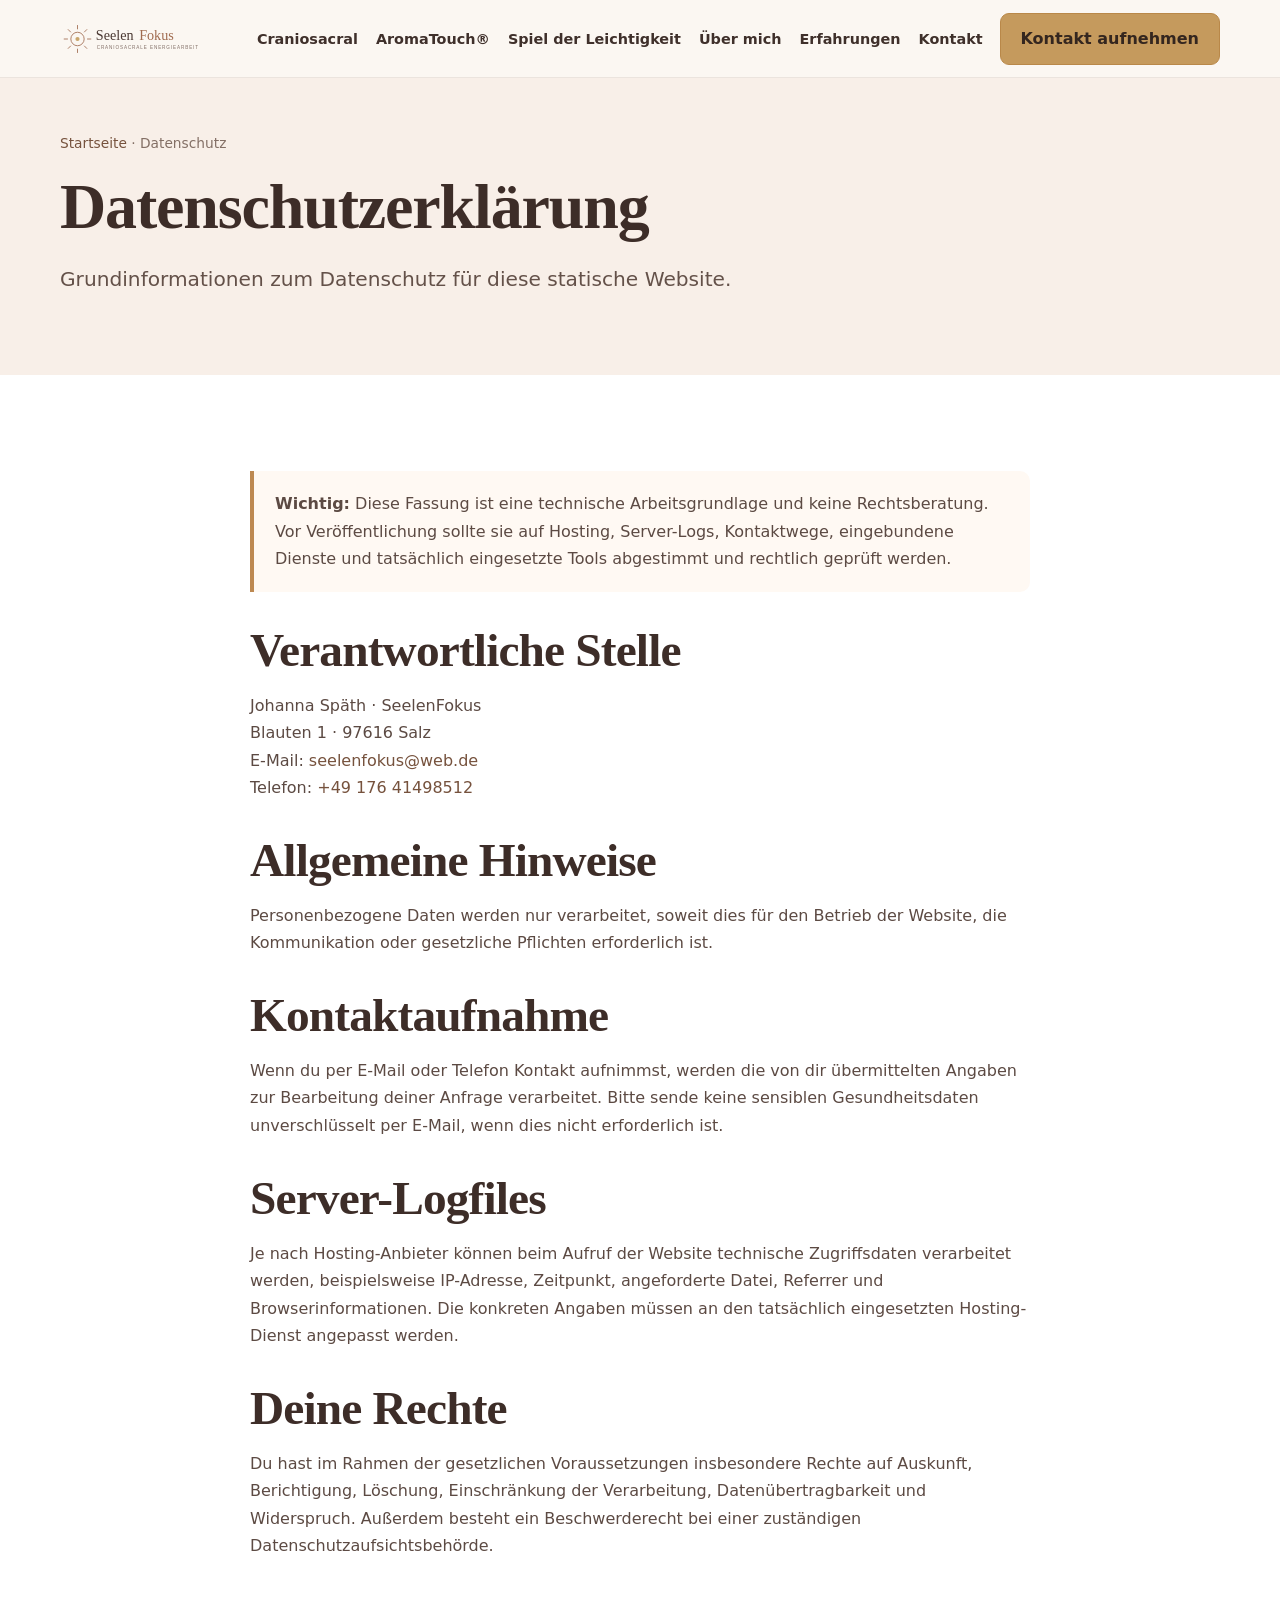
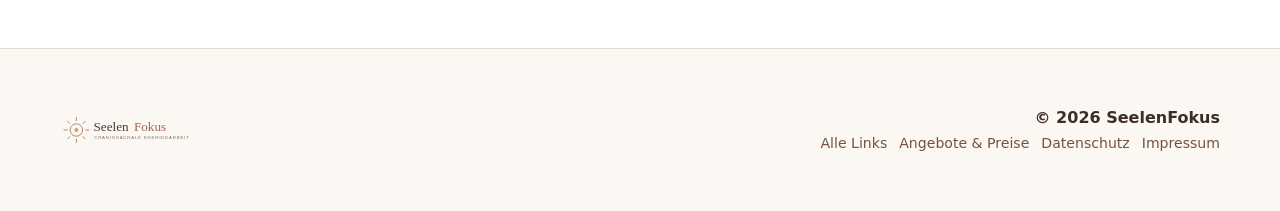
<file: datenschutz/index.html>
<!DOCTYPE html>
<html lang="de"><head><meta charset="utf-8"/><meta content="width=device-width,initial-scale=1" name="viewport"/><title>Datenschutz | SeelenFokus</title><meta content="Datenschutzhinweise für die Website SeelenFokus." name="description"/><link href="https://seelenfokus.com/datenschutz/" rel="canonical"/><link href="../favicon.ico" rel="icon"/><link href="../css/style.css" rel="stylesheet"/><meta content="website" property="og:type"/><meta content="SeelenFokus" property="og:site_name"/><meta content="Datenschutz | SeelenFokus" property="og:title"/><meta content="Datenschutzhinweise für die Website SeelenFokus." property="og:description"/><meta content="https://seelenfokus.com/datenschutz/" property="og:url"/><meta content="summary" name="twitter:card"/><script type="application/ld+json">{"@context":"https://schema.org","@type":"ProfessionalService","name":"SeelenFokus","url":"https://seelenfokus.com/","email":"seelenfokus@web.de","telephone":"+4917641498512","address":{"@type":"PostalAddress","streetAddress":"Blauten 1","postalCode":"97616","addressLocality":"Salz","addressCountry":"DE"}}</script></head><body><header class="site-header"><div class="container nav"><a aria-label="SeelenFokus Startseite" class="nav-logo" href="../"><img alt="SeelenFokus – Craniosacrale Energiearbeit" height="90" src="../assets/images/logo.svg" width="360"/></a><nav aria-label="Hauptnavigation" class="nav-menu"><ul class="nav-list"><li><a href="../craniosacral/">Craniosacral</a></li><li><a href="../aromatouch/">AromaTouch®</a></li><li><a href="../spiel-der-leichtigkeit/">Spiel der Leichtigkeit</a></li><li><a href="../ueber-mich/">Über mich</a></li><li><a href="../erfahrungen/">Erfahrungen</a></li><li><a href="../kontakt/">Kontakt</a></li></ul></nav><a class="nav-button" href="../kontakt/">Kontakt aufnehmen</a><button aria-expanded="false" aria-label="Menü öffnen" class="nav-toggle">☰</button></div></header><main><section class="page-hero"><div class="container"><div class="breadcrumbs"><a href="../">Startseite</a> · Datenschutz</div><h1>Datenschutzerklärung</h1><p class="lead">Grundinformationen zum Datenschutz für diese statische Website.</p></div></section><section class="section section--white"><div class="narrow legal"><div class="notice"><strong>Wichtig:</strong> Diese Fassung ist eine technische Arbeitsgrundlage und keine Rechtsberatung. Vor Veröffentlichung sollte sie auf Hosting, Server-Logs, Kontaktwege, eingebundene Dienste und tatsächlich eingesetzte Tools abgestimmt und rechtlich geprüft werden.</div><h2>Verantwortliche Stelle</h2><p>Johanna Späth · SeelenFokus<br/>Blauten 1 · 97616 Salz<br/>E-Mail: <a href="mailto:seelenfokus@web.de">seelenfokus@web.de</a><br/>Telefon: <a href="tel:+4917641498512">+49 176 41498512</a></p><h2>Allgemeine Hinweise</h2><p>Personenbezogene Daten werden nur verarbeitet, soweit dies für den Betrieb der Website, die Kommunikation oder gesetzliche Pflichten erforderlich ist.</p><h2>Kontaktaufnahme</h2><p>Wenn du per E-Mail oder Telefon Kontakt aufnimmst, werden die von dir übermittelten Angaben zur Bearbeitung deiner Anfrage verarbeitet. Bitte sende keine sensiblen Gesundheitsdaten unverschlüsselt per E-Mail, wenn dies nicht erforderlich ist.</p><h2>Server-Logfiles</h2><p>Je nach Hosting-Anbieter können beim Aufruf der Website technische Zugriffsdaten verarbeitet werden, beispielsweise IP-Adresse, Zeitpunkt, angeforderte Datei, Referrer und Browserinformationen. Die konkreten Angaben müssen an den tatsächlich eingesetzten Hosting-Dienst angepasst werden.</p><h2>Deine Rechte</h2><p>Du hast im Rahmen der gesetzlichen Voraussetzungen insbesondere Rechte auf Auskunft, Berichtigung, Löschung, Einschränkung der Verarbeitung, Datenübertragbarkeit und Widerspruch. Außerdem besteht ein Beschwerderecht bei einer zuständigen Datenschutzaufsichtsbehörde.</p></div></section></main><footer class="footer"><div class="container footer-inner"><a aria-label="Startseite" class="footer-logo" href="../"><img alt="SeelenFokus" height="90" src="../assets/images/logo.svg" width="360"/></a><div class="footer-text"><div class="footer-name">© 2026 SeelenFokus</div><div class="footer-links"><a href="../start/">Alle Links</a><a href="../angebote/">Angebote &amp; Preise</a><a href="../datenschutz/">Datenschutz</a><a href="../impressum/">Impressum</a></div></div></div></footer><script>const nav=document.querySelector('.nav');const toggle=document.querySelector('.nav-toggle');if(toggle){toggle.addEventListener('click',()=>{const open=nav.classList.toggle('open');toggle.setAttribute('aria-expanded',open?'true':'false')})}document.querySelectorAll('.nav-list a').forEach(a=>a.addEventListener('click',()=>nav.classList.remove('open')));</script></body></html>
</file>
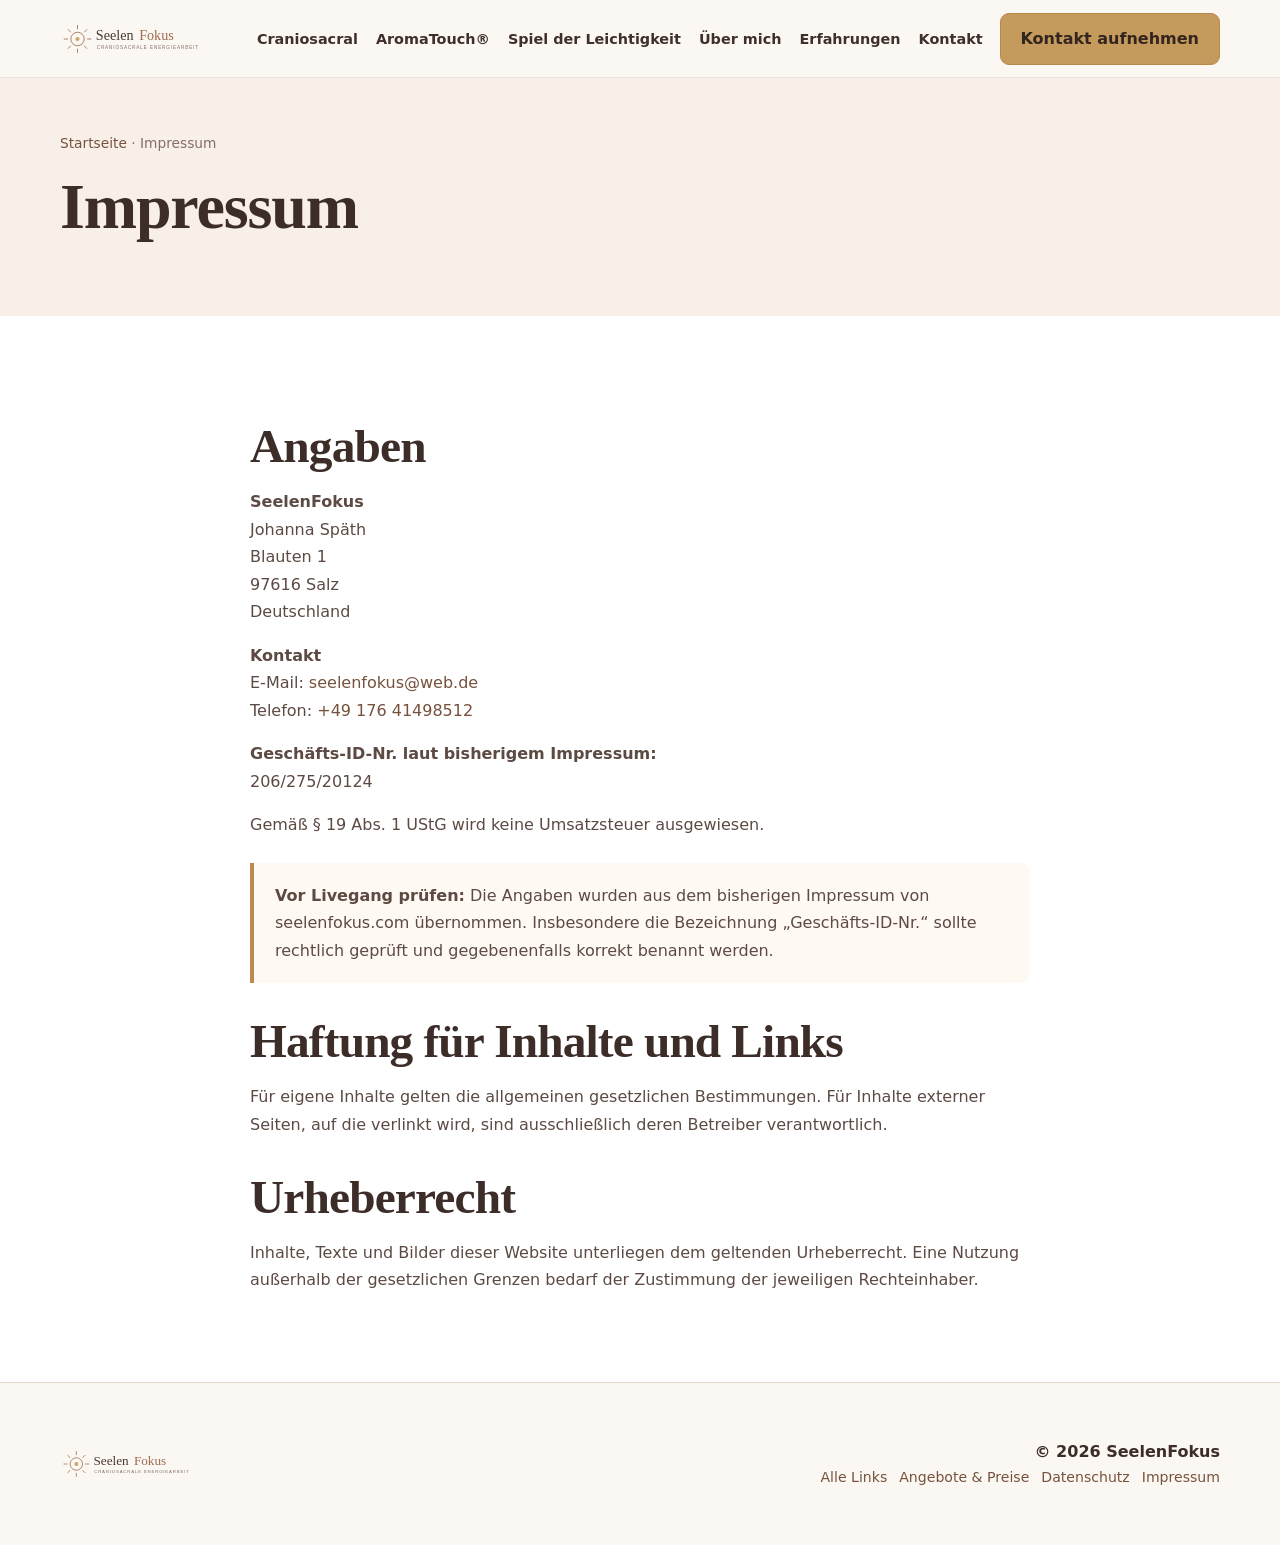
<file: impressum/index.html>
<!DOCTYPE html>
<html lang="de"><head><meta charset="utf-8"/><meta content="width=device-width,initial-scale=1" name="viewport"/><title>Impressum | SeelenFokus</title><meta content="Impressum von SeelenFokus, Johanna Späth, Blauten 1, 97616 Salz." name="description"/><link href="https://seelenfokus.com/impressum/" rel="canonical"/><link href="../favicon.ico" rel="icon"/><link href="../css/style.css" rel="stylesheet"/><meta content="website" property="og:type"/><meta content="SeelenFokus" property="og:site_name"/><meta content="Impressum | SeelenFokus" property="og:title"/><meta content="Impressum von SeelenFokus, Johanna Späth, Blauten 1, 97616 Salz." property="og:description"/><meta content="https://seelenfokus.com/impressum/" property="og:url"/><meta content="summary" name="twitter:card"/><script type="application/ld+json">{"@context":"https://schema.org","@type":"ProfessionalService","name":"SeelenFokus","url":"https://seelenfokus.com/","email":"seelenfokus@web.de","telephone":"+4917641498512","address":{"@type":"PostalAddress","streetAddress":"Blauten 1","postalCode":"97616","addressLocality":"Salz","addressCountry":"DE"}}</script></head><body><header class="site-header"><div class="container nav"><a aria-label="SeelenFokus Startseite" class="nav-logo" href="../"><img alt="SeelenFokus – Craniosacrale Energiearbeit" height="90" src="../assets/images/logo.svg" width="360"/></a><nav aria-label="Hauptnavigation" class="nav-menu"><ul class="nav-list"><li><a href="../craniosacral/">Craniosacral</a></li><li><a href="../aromatouch/">AromaTouch®</a></li><li><a href="../spiel-der-leichtigkeit/">Spiel der Leichtigkeit</a></li><li><a href="../ueber-mich/">Über mich</a></li><li><a href="../erfahrungen/">Erfahrungen</a></li><li><a href="../kontakt/">Kontakt</a></li></ul></nav><a class="nav-button" href="../kontakt/">Kontakt aufnehmen</a><button aria-expanded="false" aria-label="Menü öffnen" class="nav-toggle">☰</button></div></header><main><section class="page-hero"><div class="container"><div class="breadcrumbs"><a href="../">Startseite</a> · Impressum</div><h1>Impressum</h1></div></section><section class="section section--white"><div class="narrow legal"><h2>Angaben</h2><p><strong>SeelenFokus</strong><br/>Johanna Späth<br/>Blauten 1<br/>97616 Salz<br/>Deutschland</p><p><strong>Kontakt</strong><br/>E-Mail: <a href="mailto:seelenfokus@web.de">seelenfokus@web.de</a><br/>Telefon: <a href="tel:+4917641498512">+49 176 41498512</a></p><p><strong>Geschäfts-ID-Nr. laut bisherigem Impressum:</strong><br/>206/275/20124</p><p>Gemäß § 19 Abs. 1 UStG wird keine Umsatzsteuer ausgewiesen.</p><div class="notice"><strong>Vor Livegang prüfen:</strong> Die Angaben wurden aus dem bisherigen Impressum von seelenfokus.com übernommen. Insbesondere die Bezeichnung „Geschäfts-ID-Nr.“ sollte rechtlich geprüft und gegebenenfalls korrekt benannt werden.</div><h2>Haftung für Inhalte und Links</h2><p>Für eigene Inhalte gelten die allgemeinen gesetzlichen Bestimmungen. Für Inhalte externer Seiten, auf die verlinkt wird, sind ausschließlich deren Betreiber verantwortlich.</p><h2>Urheberrecht</h2><p>Inhalte, Texte und Bilder dieser Website unterliegen dem geltenden Urheberrecht. Eine Nutzung außerhalb der gesetzlichen Grenzen bedarf der Zustimmung der jeweiligen Rechteinhaber.</p></div></section></main><footer class="footer"><div class="container footer-inner"><a aria-label="Startseite" class="footer-logo" href="../"><img alt="SeelenFokus" height="90" src="../assets/images/logo.svg" width="360"/></a><div class="footer-text"><div class="footer-name">© 2026 SeelenFokus</div><div class="footer-links"><a href="../start/">Alle Links</a><a href="../angebote/">Angebote &amp; Preise</a><a href="../datenschutz/">Datenschutz</a><a href="../impressum/">Impressum</a></div></div></div></footer><script>const nav=document.querySelector('.nav');const toggle=document.querySelector('.nav-toggle');if(toggle){toggle.addEventListener('click',()=>{const open=nav.classList.toggle('open');toggle.setAttribute('aria-expanded',open?'true':'false')})}document.querySelectorAll('.nav-list a').forEach(a=>a.addEventListener('click',()=>nav.classList.remove('open')));</script></body></html>
</file>
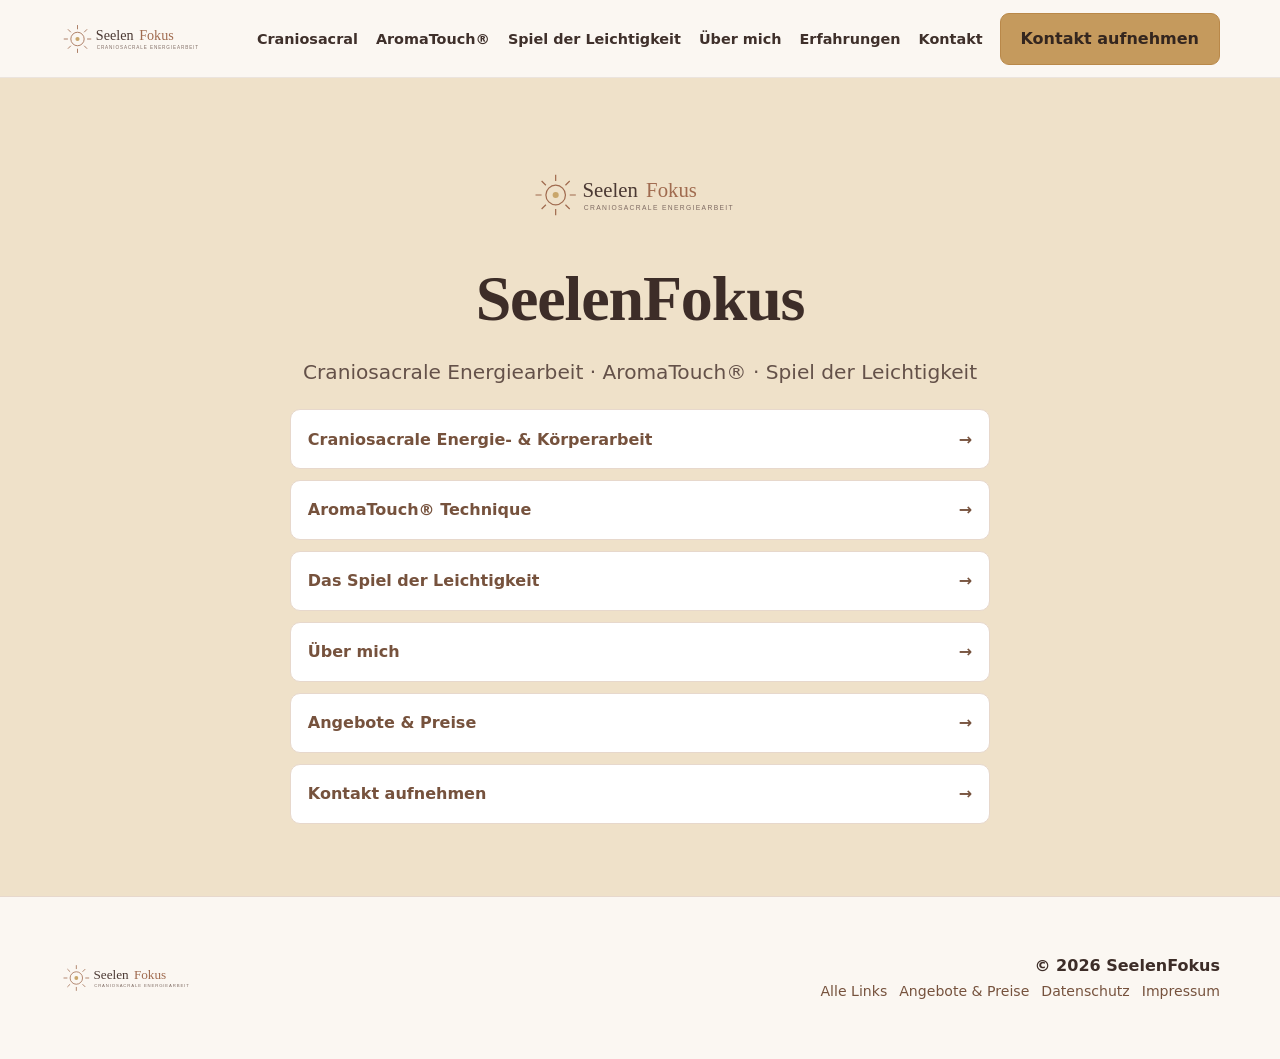
<file: start/index.html>
<!DOCTYPE html>
<html lang="de"><head><meta charset="utf-8"/><meta content="width=device-width,initial-scale=1" name="viewport"/><title>SeelenFokus | Alle Links</title><meta content="Alle wichtigen Links zu SeelenFokus, den Angeboten und Kontaktmöglichkeiten." name="description"/><link href="https://seelenfokus.com/start/" rel="canonical"/><link href="../favicon.ico" rel="icon"/><link href="../css/style.css" rel="stylesheet"/><meta content="website" property="og:type"/><meta content="SeelenFokus" property="og:site_name"/><meta content="SeelenFokus | Alle Links" property="og:title"/><meta content="Alle wichtigen Links zu SeelenFokus, den Angeboten und Kontaktmöglichkeiten." property="og:description"/><meta content="https://seelenfokus.com/start/" property="og:url"/><meta content="summary" name="twitter:card"/><script type="application/ld+json">{"@context":"https://schema.org","@type":"ProfessionalService","name":"SeelenFokus","url":"https://seelenfokus.com/","email":"seelenfokus@web.de","telephone":"+4917641498512","address":{"@type":"PostalAddress","streetAddress":"Blauten 1","postalCode":"97616","addressLocality":"Salz","addressCountry":"DE"}}</script></head><body><header class="site-header"><div class="container nav"><a aria-label="SeelenFokus Startseite" class="nav-logo" href="../"><img alt="SeelenFokus – Craniosacrale Energiearbeit" height="90" src="../assets/images/logo.svg" width="360"/></a><nav aria-label="Hauptnavigation" class="nav-menu"><ul class="nav-list"><li><a href="../craniosacral/">Craniosacral</a></li><li><a href="../aromatouch/">AromaTouch®</a></li><li><a href="../spiel-der-leichtigkeit/">Spiel der Leichtigkeit</a></li><li><a href="../ueber-mich/">Über mich</a></li><li><a href="../erfahrungen/">Erfahrungen</a></li><li><a href="../kontakt/">Kontakt</a></li></ul></nav><a class="nav-button" href="../kontakt/">Kontakt aufnehmen</a><button aria-expanded="false" aria-label="Menü öffnen" class="nav-toggle">☰</button></div></header><main><section class="section section--gold"><div class="container linkhub"><img alt="SeelenFokus" height="90" src="../assets/images/logo.svg" style="width:220px;margin:0 auto 1.5rem" width="360"/><h1 style="text-align:center">SeelenFokus</h1><p class="lead" style="text-align:center;margin-inline:auto">Craniosacrale Energiearbeit · AromaTouch® · Spiel der Leichtigkeit</p><div class="linkhub-grid"><a href="../craniosacral/"><span>Craniosacrale Energie- &amp; Körperarbeit</span><span>→</span></a><a href="../aromatouch/"><span>AromaTouch® Technique</span><span>→</span></a><a href="../spiel-der-leichtigkeit/"><span>Das Spiel der Leichtigkeit</span><span>→</span></a><a href="../ueber-mich/"><span>Über mich</span><span>→</span></a><a href="../angebote/"><span>Angebote &amp; Preise</span><span>→</span></a><a href="../kontakt/"><span>Kontakt aufnehmen</span><span>→</span></a></div></div></section></main><footer class="footer"><div class="container footer-inner"><a aria-label="Startseite" class="footer-logo" href="../"><img alt="SeelenFokus" height="90" src="../assets/images/logo.svg" width="360"/></a><div class="footer-text"><div class="footer-name">© 2026 SeelenFokus</div><div class="footer-links"><a href="../start/">Alle Links</a><a href="../angebote/">Angebote &amp; Preise</a><a href="../datenschutz/">Datenschutz</a><a href="../impressum/">Impressum</a></div></div></div></footer><script>const nav=document.querySelector('.nav');const toggle=document.querySelector('.nav-toggle');if(toggle){toggle.addEventListener('click',()=>{const open=nav.classList.toggle('open');toggle.setAttribute('aria-expanded',open?'true':'false')})}document.querySelectorAll('.nav-list a').forEach(a=>a.addEventListener('click',()=>nav.classList.remove('open')));</script></body></html>
</file>
<file: css/style.css>
:root{
  --ink:#3d2d28;--text:#5c4a43;--muted:#836f65;--cream:#fbf7f2;--sand:#f3e7db;--rose:#ead9d3;--gold:#c59a5d;--gold-dark:#a9793f;--line:#e7d8cc;--white:#fff;--max:1160px;--shadow:0 18px 50px rgba(68,43,31,.09);--r:22px
}
*{box-sizing:border-box}html{scroll-behavior:smooth}body{margin:0;font-family:Inter,ui-sans-serif,system-ui,-apple-system,"Segoe UI",Roboto,Arial,sans-serif;color:var(--text);background:var(--white);line-height:1.72;-webkit-font-smoothing:antialiased}img{max-width:100%;display:block}a{color:#76523d;text-decoration:none}a:hover{text-decoration:underline}.container{width:min(calc(100% - 48px),var(--max));margin:auto}.narrow{width:min(calc(100% - 48px),780px);margin:auto}h1,h2,h3{font-family:Georgia,"Times New Roman",serif;color:var(--ink);line-height:1.1;margin:0 0 1rem;letter-spacing:-.018em}h1{font-size:clamp(2.7rem,5vw,4.65rem)}h2{font-size:clamp(2rem,3.7vw,3.1rem)}h3{font-size:1.35rem}p,li{font-size:1rem}.lead{font-size:clamp(1.08rem,1.8vw,1.26rem);color:#645149;max-width:760px}.eyebrow{display:inline-block;margin-bottom:1rem;font-size:.75rem;font-weight:800;letter-spacing:.14em;text-transform:uppercase;color:#9a6e4b}.section{padding:clamp(64px,7vw,100px) 0}.section--cream{background:var(--cream)}.section--sand{background:var(--sand)}.section--rose{background:var(--rose)}.section--white{background:#fff}.section--dark{background:#493732;color:#f9f3ee}.section--dark h2,.section--dark h3,.section--dark p,.section--dark .eyebrow{color:#fff}.section-heading{max-width:760px;margin-bottom:2.1rem}.small-note{font-size:.89rem;color:var(--muted)}
.site-header{position:sticky;top:0;z-index:20;background:rgba(251,247,242,.96);border-bottom:1px solid rgba(93,65,52,.1);backdrop-filter:blur(10px)}.nav{min-height:74px;display:flex;align-items:center;gap:20px}.nav-logo{margin-right:auto}.nav-logo img{width:154px;height:auto}.nav-list{display:flex;list-style:none;gap:20px;margin:0;padding:0;align-items:center}.nav-list a{color:#3f302b;font-size:.91rem;font-weight:680}.nav-list a.active{color:#9b6b46}.nav-button,.button{display:inline-flex;align-items:center;justify-content:center;min-height:46px;padding:.72rem 1.25rem;border-radius:9px;font-weight:760;transition:.18s}.nav-button,.button-primary{background:var(--gold);border:1px solid #b98849;color:#34261f}.nav-button:hover,.button-primary:hover{background:#b98d52;text-decoration:none;transform:translateY(-1px)}.button-secondary{background:#fff;border:1px solid #aa8b78;color:#49372e}.button-secondary:hover{background:#faf3ed;text-decoration:none}.button-row{display:flex;flex-wrap:wrap;gap:12px;margin-top:1.6rem}.nav-toggle{display:none;background:none;border:0;font-size:1.6rem;color:var(--ink)}
.hero-home{background:linear-gradient(135deg,#f2e5dd 0%,#faf6f1 58%,#fff 100%);padding:clamp(58px,7vw,98px) 0}.hero-home-grid{display:grid;grid-template-columns:minmax(0,1.15fr) minmax(300px,.72fr);gap:clamp(36px,6vw,76px);align-items:center}.hero-copy{font-size:1.13rem;max-width:700px}.hero-photo{justify-self:end;width:min(100%,420px);position:relative}.hero-photo img{width:100%;height:500px;object-fit:cover;object-position:center;border-radius:28px 28px 88px 28px;box-shadow:var(--shadow)}.hero-photo:after{content:"";position:absolute;right:-14px;bottom:-14px;width:96px;height:96px;border:1px solid #c8a16e;border-radius:50%;opacity:.65;z-index:-1}.trust-line{display:flex;flex-wrap:wrap;gap:9px 20px;margin-top:1.55rem;color:var(--muted);font-size:.9rem}.trust-line span:before{content:"✦";margin-right:7px;color:#bd8951}.pause-card{max-width:880px;margin:auto;text-align:center}.pause-card blockquote{font-family:Georgia,"Times New Roman",serif;color:var(--ink);font-size:clamp(1.75rem,2.7vw,2.6rem);line-height:1.3;margin:.5rem 0 1rem}.recognition{list-style:none;padding:0;margin:1.35rem 0}.recognition li{position:relative;padding:.64rem 0 .64rem 28px;border-bottom:1px solid var(--line)}.recognition li:before{content:"→";position:absolute;left:0;color:#9f704b;font-weight:900}.card{background:#fff;border:1px solid var(--line);border-radius:var(--r);padding:clamp(24px,3vw,36px);box-shadow:0 9px 28px rgba(72,49,38,.05)}.split{display:grid;grid-template-columns:1fr 1fr;gap:clamp(34px,5vw,68px);align-items:start}.offer-grid{display:grid;grid-template-columns:1.12fr .94fr .94fr;gap:20px}.offer-card{min-height:270px;display:flex;flex-direction:column}.offer-card:first-child{background:#4d3933;color:#f8f2ed}.offer-card:first-child h3,.offer-card:first-child p,.offer-card:first-child a,.offer-card:first-child .eyebrow{color:#fff}.offer-card .card-link{margin-top:auto;font-weight:800}.feature-strip{display:grid;grid-template-columns:320px 1fr;gap:clamp(32px,5vw,64px);align-items:center}.feature-strip img{width:100%;height:360px;object-fit:cover;border-radius:24px;box-shadow:var(--shadow)}.quote-grid{display:grid;grid-template-columns:1fr 1fr;gap:20px}.quote{padding:28px;border:1px solid var(--line);border-radius:var(--r);background:#fff}.quote p{font-family:Georgia,"Times New Roman",serif;color:var(--ink);font-size:1.2rem}.quote cite{font-style:normal;color:var(--muted);font-size:.9rem}
.page-hero{padding:clamp(52px,6vw,82px) 0;background:#f8efe8}.page-hero--cranio{background:linear-gradient(135deg,#efe3da 0%,#f9f5f1 68%,#fff)}.page-hero--game{background:linear-gradient(135deg,#f1e8d6,#f8f2e9 65%,#fff)}.page-hero--about{background:linear-gradient(135deg,#eee0dc,#fbf7f2)}.page-hero--aroma{background:linear-gradient(135deg,#efe5d4,#fbf7f2)}.breadcrumbs{font-size:.86rem;color:var(--muted);margin-bottom:1rem}.hero-editorial{display:grid;grid-template-columns:minmax(0,1.1fr) minmax(280px,.72fr);gap:clamp(36px,5vw,68px);align-items:center}.hero-editorial .media{justify-self:end;width:min(100%,400px)}.hero-editorial .media img{width:100%;height:440px;object-fit:cover;border-radius:24px;box-shadow:var(--shadow)}.hero-editorial .media--wide{width:min(100%,500px)}.hero-editorial .media--wide img{height:350px;aspect-ratio:auto}.hero-editorial .media--tall{width:min(100%,330px)}.hero-editorial .media--tall img{height:500px}.editorial{display:grid;grid-template-columns:210px minmax(0,1fr);gap:clamp(34px,5vw,72px);align-items:start}.editorial-kicker{position:sticky;top:104px}.side-note{font-family:Georgia,"Times New Roman",serif;font-size:1.08rem;color:#806655}.editorial-copy{max-width:780px}.editorial-copy p{font-size:1.06rem}.focus-panel{display:grid;grid-template-columns:1.1fr .9fr;gap:38px;padding:clamp(30px,4.5vw,54px);border-radius:26px;background:#fff;border:1px solid var(--line);box-shadow:var(--shadow)}.principles{padding:26px;border-radius:18px;background:#f7efe8}.principle-list{display:grid;gap:8px}.principle-list span{display:block;padding:.68rem 0;border-bottom:1px solid #e2d2c7}.timeline{max-width:860px}.timeline article{display:grid;grid-template-columns:58px 1fr;gap:18px;padding:20px 0;border-bottom:1px solid var(--line)}.timeline article>span{width:44px;height:44px;border-radius:50%;background:#ead4b4;color:#684a36;display:flex;align-items:center;justify-content:center;font-weight:800}.price-layout{display:grid;grid-template-columns:1fr .9fr;gap:36px;align-items:start}.price-pills{display:flex;flex-wrap:wrap;gap:12px;margin:1.3rem 0}.price-pills>div{padding:15px 18px;background:#fff;border:1px solid #d9c4b4;border-radius:12px}.price-pills strong{display:block;color:var(--ink);font-family:Georgia,serif;font-size:1.65rem}.why-card{padding:28px;background:#fff;border:1px solid var(--line);border-radius:20px;box-shadow:var(--shadow)}.animal-note{display:grid;grid-template-columns:1fr .9fr;gap:34px;align-items:start}.notice{padding:19px 21px;background:#fff9f3;border-left:4px solid #bd8951;border-radius:0 10px 10px 0}.closing{padding:clamp(62px,7vw,88px) 0;text-align:center}.closing .container{max-width:860px}.closing--rose{background:#ecdcd7}.closing--dark{background:#4f3b36}.closing--dark h2,.closing--dark p,.closing--dark .eyebrow{color:#fff}.profile-grid{display:grid;grid-template-columns:340px 1fr;gap:clamp(38px,5vw,70px);align-items:center}.profile-grid img{width:100%;height:460px;object-fit:cover;border-radius:26px;box-shadow:var(--shadow)}.portrait-pair{display:grid;grid-template-columns:1fr 1fr;gap:16px;margin-top:24px}.portrait-pair img{width:100%;height:250px;object-fit:cover;border-radius:18px}.values-grid{display:grid;grid-template-columns:repeat(4,1fr);gap:12px}.value-chip{padding:16px;border:1px solid var(--line);border-radius:12px;background:#fff;text-align:center;color:var(--ink);font-weight:700}.game-facts{display:grid;grid-template-columns:repeat(3,1fr);gap:14px}.fact{padding:22px;background:#fff;border:1px solid var(--line);border-radius:14px}.fact strong{display:block;font-family:Georgia,serif;color:var(--ink);font-size:1.45rem}.aroma-list{display:grid;grid-template-columns:repeat(2,1fr);gap:10px}.aroma-list div{padding:14px 16px;background:#fff;border:1px solid var(--line);border-radius:10px}.contact-grid{display:grid;grid-template-columns:1fr .84fr;gap:42px;align-items:start}.contact-box{padding:28px;background:#fff;border:1px solid var(--line);border-radius:18px}.contact-list{list-style:none;padding:0}.contact-list li{padding:.68rem 0;border-bottom:1px solid var(--line)}.price{font-family:Georgia,serif;font-size:1.85rem;color:var(--ink);font-weight:700}.price small{font-family:Inter,ui-sans-serif,system-ui,sans-serif;font-size:.8rem;font-weight:500;color:var(--muted)}.linkhub{max-width:700px;margin:auto}.linkhub-grid{display:grid;gap:11px}.linkhub-grid a{display:flex;justify-content:space-between;padding:.95rem 1.05rem;border:1px solid var(--line);border-radius:10px;background:#fff;font-weight:700}.legal h2{margin-top:2rem}.grid-2{display:grid;grid-template-columns:1fr 1fr;gap:34px;align-items:start}.section--gold{background:#efe1c9}.service-visual-grid{display:grid;grid-template-columns:repeat(3,1fr);gap:18px}.service-visual{overflow:hidden;border-radius:18px;border:1px solid var(--line);background:#fff}.service-visual img{width:100%;height:210px;object-fit:cover}.service-visual .body{padding:22px}.footer{padding:36px 0;background:#fbf7f2;border-top:1px solid var(--line)}.footer-inner{display:flex;align-items:center;gap:24px}.footer-logo img{width:140px}.footer-text{margin-left:auto;text-align:right}.footer-links{display:flex;flex-wrap:wrap;justify-content:flex-end;gap:8px 12px;font-size:.88rem}.footer-name{color:var(--ink);font-weight:650}
@media(max-width:980px){.nav-menu,.nav .nav-button{display:none}.nav-toggle{display:block}.nav.open{flex-wrap:wrap}.nav.open .nav-menu{display:block;width:100%;order:3}.nav.open .nav-list{display:grid;gap:0;padding:8px 0 14px}.nav.open .nav-list a{display:block;padding:9px 0;border-top:1px solid var(--line)}.hero-home-grid,.hero-editorial,.split,.focus-panel,.profile-grid,.animal-note,.editorial,.price-layout,.contact-grid,.grid-2,.feature-strip{grid-template-columns:1fr}.hero-photo,.hero-editorial .media,.hero-editorial .media--wide,.hero-editorial .media--tall{justify-self:start;width:min(100%,420px)}.hero-photo img,.hero-editorial .media img,.hero-editorial .media--tall img{height:420px}.hero-editorial .media--wide img{height:330px}.editorial-kicker{position:static}.offer-grid,.values-grid,.service-visual-grid{grid-template-columns:1fr 1fr}.game-facts{grid-template-columns:1fr 1fr}}
@media(max-width:680px){.container,.narrow{width:min(calc(100% - 30px),var(--max))}.section{padding:54px 0}.hero-home,.page-hero{padding:50px 0}.nav-logo img{width:136px}.offer-grid,.quote-grid,.values-grid,.game-facts,.aroma-list,.service-visual-grid,.portrait-pair{grid-template-columns:1fr}.button-row{display:grid}.button{width:100%}.hero-photo,.hero-editorial .media,.hero-editorial .media--wide,.hero-editorial .media--tall{width:100%}.hero-photo img{height:390px;border-radius:22px 22px 58px 22px}.hero-editorial .media img,.hero-editorial .media--tall img{height:390px}.hero-editorial .media--wide img{height:270px}.profile-grid img{height:400px}.footer-inner{flex-direction:column;align-items:flex-start}.footer-text{margin-left:0;text-align:left}.footer-links{justify-content:flex-start}.timeline article{grid-template-columns:50px 1fr}}


/* V5 – layout polish and consistent header */
.site-header{height:78px}
.nav{height:78px;min-height:78px;display:grid;grid-template-columns:180px minmax(0,1fr) auto;align-items:center;gap:24px}
.nav-logo{margin:0;display:flex;align-items:center;width:180px}
.nav-logo img{width:150px;height:auto}
.nav-menu{justify-self:center;min-width:0}
.nav-list{gap:18px;white-space:nowrap}
.nav-list a{font-size:.9rem;font-weight:650}
.nav-button{justify-self:end;min-width:102px}

/* calmer page heroes */
.page-hero{padding:54px 0 58px}
.hero-editorial{grid-template-columns:minmax(0,1fr) 300px;gap:56px;align-items:center}
.hero-editorial .media,.hero-editorial .media--wide,.hero-editorial .media--tall{width:300px;justify-self:end}
.hero-editorial .media img,.hero-editorial .media--wide img,.hero-editorial .media--tall img{width:300px;height:330px;aspect-ratio:auto;object-fit:cover;border-radius:20px}
.hero-home{padding:66px 0 72px}
.hero-home-grid{grid-template-columns:minmax(0,1fr) 330px;gap:60px}
.hero-photo{width:330px}
.hero-photo img{height:390px;border-radius:22px 22px 64px 22px}

/* tighter, more deliberate images */
.feature-strip{grid-template-columns:250px 1fr;gap:56px}
.feature-strip img{height:300px;border-radius:20px}
.service-visual img{height:165px}
.service-visual .body{padding:20px 22px 24px}
.profile-grid{grid-template-columns:280px 1fr;gap:58px}
.profile-grid img{height:380px;border-radius:22px}
.portrait-pair{max-width:620px;gap:14px}
.portrait-pair img{height:210px}

/* consistent vertical rhythm */
.section{padding:72px 0}
.section-heading{margin-bottom:28px}
.section-heading p:last-child,.editorial-copy p:last-child,.card p:last-child,.contact-box p:last-child{margin-bottom:0}
.button-row{gap:12px;margin-top:24px}
.button-row + *{margin-top:24px}
.card-link{display:inline-block;margin-top:14px}
.service-visual .card-link{margin-top:18px}
.closing .button,.closing .button-row{margin-top:24px}
.contact-list{margin:8px 0 24px}
.contact-grid .button-row{margin-top:24px}
.price-pills{margin:22px 0 8px}
.notice{margin-top:24px}

/* avoid visually oversized text blocks */
.lead{max-width:700px}
.hero-copy{max-width:660px}
.editorial-copy{max-width:720px}

@media(max-width:1080px){
  .nav{grid-template-columns:160px minmax(0,1fr) auto;gap:16px}.nav-logo{width:160px}.nav-list{gap:13px}.nav-list a{font-size:.86rem}.nav-button{min-width:96px;padding-inline:1rem}
}
@media(max-width:980px){
  .site-header{height:auto}.nav{height:auto;min-height:72px;display:flex}.nav-logo{width:auto;margin-right:auto}.nav-menu{justify-self:auto}.hero-home-grid,.hero-editorial{grid-template-columns:1fr}.hero-photo,.hero-editorial .media,.hero-editorial .media--wide,.hero-editorial .media--tall{justify-self:start;width:min(100%,360px)}.hero-photo img{width:100%;height:400px}.hero-editorial .media img,.hero-editorial .media--wide img,.hero-editorial .media--tall img{width:100%;height:360px}.feature-strip,.profile-grid{grid-template-columns:1fr}.feature-strip img{width:min(100%,360px);height:300px}.profile-grid img{width:min(100%,340px);height:400px}
}
@media(max-width:680px){
  .section{padding:52px 0}.page-hero{padding:42px 0 48px}.hero-home{padding:48px 0 52px}.hero-photo,.hero-editorial .media,.hero-editorial .media--wide,.hero-editorial .media--tall{width:100%}.hero-photo img{height:340px}.hero-editorial .media img,.hero-editorial .media--wide img,.hero-editorial .media--tall img{height:320px}.service-visual img{height:190px}.feature-strip img{height:280px}.profile-grid img{height:360px}.button-row{margin-top:20px}
}

/* V6 – content depth & original imagery */
.text-stack{max-width:760px}.text-stack p{margin:0 0 1.05rem}.text-stack p:last-child{margin-bottom:0}
.image-note{margin:0}.image-note img{width:100%;height:280px;object-fit:cover;border-radius:18px;box-shadow:var(--shadow)}.image-note figcaption{font-size:.82rem;color:var(--muted);margin-top:.55rem}
.content-split{display:grid;grid-template-columns:minmax(0,1fr) 280px;gap:56px;align-items:start}.content-split--reverse{grid-template-columns:280px minmax(0,1fr)}
.content-split .image-note{position:sticky;top:106px}
.soft-list{padding-left:1.15rem;margin:1rem 0 0}.soft-list li{margin:.38rem 0}
.story-grid{display:grid;grid-template-columns:1fr 1fr;gap:20px}.story-card{border:1px solid var(--line);border-radius:18px;background:#fff;padding:26px}.story-card p:last-child{margin-bottom:0}
.original-gallery{display:grid;grid-template-columns:repeat(3,1fr);gap:14px}.original-gallery img{width:100%;height:220px;object-fit:cover;border-radius:16px}
.review-feature{display:grid;grid-template-columns:1fr 230px;gap:34px;align-items:center;padding:30px;border:1px solid var(--line);border-radius:20px;background:#fff}.review-feature img{width:230px;height:230px;object-fit:cover;border-radius:16px}.review-feature--wide{grid-template-columns:1fr 300px}.review-feature--wide img{width:300px;height:210px}
.oil-grid{display:grid;grid-template-columns:repeat(2,1fr);gap:10px;margin-top:20px}.oil-grid div{padding:13px 15px;background:#fff;border:1px solid var(--line);border-radius:10px}.oil-grid strong{color:var(--ink)}
.mini-hero-image{width:100%;height:260px;object-fit:cover;border-radius:18px;box-shadow:var(--shadow)}
@media(max-width:900px){.content-split,.content-split--reverse{grid-template-columns:1fr}.content-split .image-note{position:static;max-width:360px}.story-grid{grid-template-columns:1fr}.original-gallery{grid-template-columns:1fr 1fr}.review-feature,.review-feature--wide{grid-template-columns:1fr}.review-feature img,.review-feature--wide img{width:min(100%,340px);height:250px}}
@media(max-width:620px){.original-gallery{grid-template-columns:1fr}.original-gallery img{height:240px}.oil-grid{grid-template-columns:1fr}.review-feature{padding:22px}}


/* V7 – cleaner imagery, portrait text flow, AromaTouch balance, TAO WIN */
.image-note figcaption{display:none!important}
.image-note{align-self:start}
.image-note--portrait{width:280px;justify-self:end}
.image-note--portrait img{width:280px;height:420px;object-fit:cover;object-position:center top}
.content-split:has(.image-note--portrait){grid-template-columns:minmax(0,1fr) 280px;align-items:start}

.aroma-showcase-head{max-width:760px;margin-bottom:30px}
.aroma-showcase-head .lead{margin-bottom:0}
.aroma-showcase-grid{display:grid;grid-template-columns:minmax(0,1.15fr) minmax(300px,.85fr);gap:42px;align-items:start}
.oil-grid--balanced{margin-top:0;grid-template-columns:repeat(2,minmax(0,1fr));gap:12px}
.oil-grid--balanced div{display:flex;flex-direction:column;gap:3px;padding:16px 18px;min-height:78px;justify-content:center}
.oil-grid--balanced span{color:var(--muted);font-size:.94rem}
.aroma-fit-card{margin:0;padding:30px;min-height:100%}
.aroma-fit-card h3{margin-bottom:1rem}
.aroma-fit-card .card-link{margin-top:18px}

.game-intro-grid{display:grid;grid-template-columns:minmax(0,1.15fr) minmax(290px,.85fr);gap:52px;align-items:start}
.game-origin-card{padding:28px 30px;background:#fff;border:1px solid var(--line);border-radius:18px;box-shadow:var(--shadow)}
.game-origin-card h3{margin-bottom:.9rem}
.game-origin-card .soft-list{margin-top:1rem}

@media(max-width:900px){
  .aroma-showcase-grid,.game-intro-grid{grid-template-columns:1fr}
  .aroma-fit-card,.game-origin-card{max-width:620px}
  .image-note--portrait{width:min(100%,320px);justify-self:start}
  .image-note--portrait img{width:100%;height:420px}
  .content-split:has(.image-note--portrait){grid-template-columns:1fr}
}
@media(max-width:620px){
  .oil-grid--balanced{grid-template-columns:1fr}
  .aroma-fit-card,.game-origin-card{padding:24px}
  .image-note--portrait{width:100%}
  .image-note--portrait img{height:360px}
}
</file>
